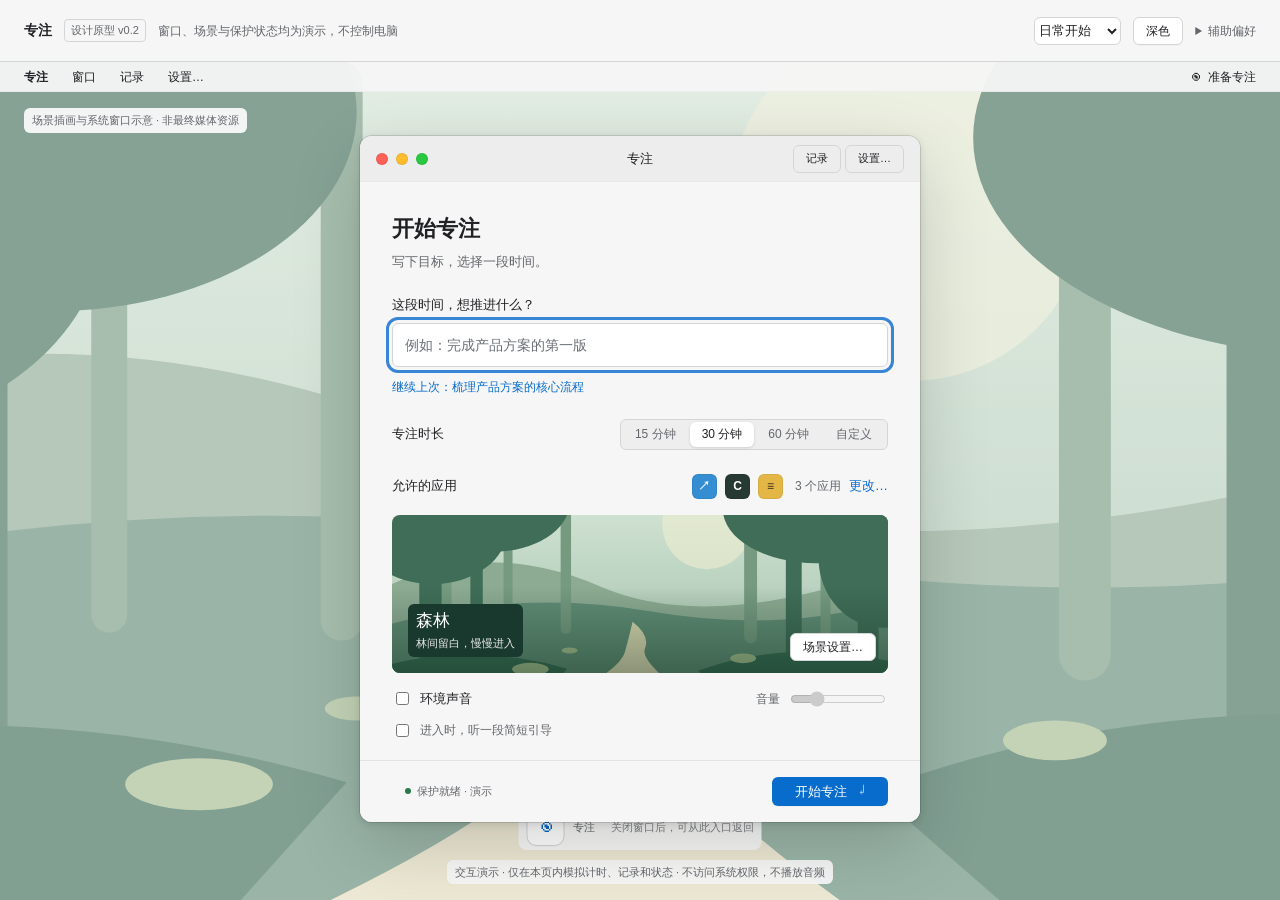
<file: design/prototype/index.html>
<!doctype html>
<html lang="zh-CN">
<head>
  <meta charset="utf-8">
  <meta name="viewport" content="width=device-width,initial-scale=1">
  <meta name="color-scheme" content="light dark">
  <meta http-equiv="Content-Security-Policy" content="default-src 'self' file:; img-src 'self' file: data:; style-src 'self' 'unsafe-inline'; script-src 'self'; connect-src 'none'; media-src 'none'; font-src 'self'">
  <title>专注 · macOS 交互原型</title>
  <link rel="stylesheet" href="tokens.css">
  <link rel="stylesheet" href="prototype.css">
</head>
<body>
  <header class="review-bar" aria-label="设计评审工具，不属于产品界面">
    <div class="review-identity"><strong>专注</strong><span class="review-badge">设计原型 v0.2</span><span class="review-description">窗口、场景与保护状态均为演示，不控制电脑</span></div>
    <div class="review-tools">
      <label class="sr-only" for="scenario">查看交互状态</label>
      <select id="scenario">
        <option value="start">日常开始</option><option value="first">首次配置</option><option value="focus">专注中</option><option value="overtime">到点继续</option><option value="paused">已暂停</option><option value="outside">范围外应用</option><option value="limited">保护受限</option><option value="unverified">保护未验证</option><option value="history">历史记录</option><option value="empty">空历史</option><option value="recovery">异常恢复</option><option value="media-error">场景失败</option><option value="long">长目标</option><option value="multi">双屏示意</option>
      </select>
      <button id="appearance" class="tool-button" aria-label="切换深浅外观">深色</button>
      <details class="review-options"><summary>辅助偏好</summary><div class="review-options-body"><label><input id="reduce-motion" type="checkbox"> 减少动态效果（模拟）</label><label><input id="reduce-transparency" type="checkbox"> 降低透明度（模拟）</label><label><input id="high-contrast" type="checkbox"> 提高对比度（模拟）</label></div></details>
    </div>
  </header>
  <main id="desktop" class="desktop" data-scene="forest" aria-label="macOS 桌面示意">
    <nav class="system-bar" aria-label="产品菜单栏示意">
      <div class="system-menus"><button data-action="open-main" class="app-menu">专注</button><button data-action="open-main">窗口</button><button data-action="history">记录</button><button data-action="settings" data-panel="general">设置…</button></div>
      <button class="status-item" id="status-item" data-action="toggle-control" aria-label="打开专注控制" aria-haspopup="dialog" aria-expanded="false" aria-controls="control-window"><span class="status-glyph" aria-hidden="true">◉</span><span id="menubar-time">准备专注</span></button>
    </nav>
    <div class="desktop-caption" id="desktop-caption">场景插画与系统窗口示意 · 非最终媒体资源</div>
    <div id="workspace" class="workspace" hidden></div>
    <section id="main-window" class="mac-window main-window" aria-label="开始专注窗口示意"></section>
    <section id="control-window" class="mac-window control-window" role="dialog" aria-modal="false" aria-labelledby="control-title" hidden></section>
    <section id="settings-window" class="mac-window settings-window" aria-label="设置窗口示意" hidden></section>
    <section id="history-window" class="mac-window history-window" aria-label="专注记录窗口示意" hidden></section>
    <div id="dialog-scrim" class="dialog-scrim" aria-hidden="true" hidden></div>
    <section id="dialog-window" class="mac-window dialog-window" role="dialog" aria-modal="true" aria-labelledby="dialog-title" hidden></section>
    <section id="entry-view" class="entry-view" role="dialog" aria-modal="true" aria-labelledby="entry-title" hidden></section>
    <div class="desktop-dock" id="desktop-dock" aria-label="窗口入口示意"><button class="dock-app" data-action="open-main" aria-label="打开专注窗口"><span aria-hidden="true">◉</span></button><span>专注</span><span class="dock-note">关闭窗口后，可从此入口返回</span></div>
    <div class="prototype-footnote">交互演示 · 仅在本页内模拟计时、记录和状态 · 不访问系统权限，不播放音频</div>
  </main>
  <div id="announcer" class="sr-only" role="status" aria-live="polite" aria-atomic="true"></div>
  <script src="prototype.js"></script>
</body>
</html>
</file>
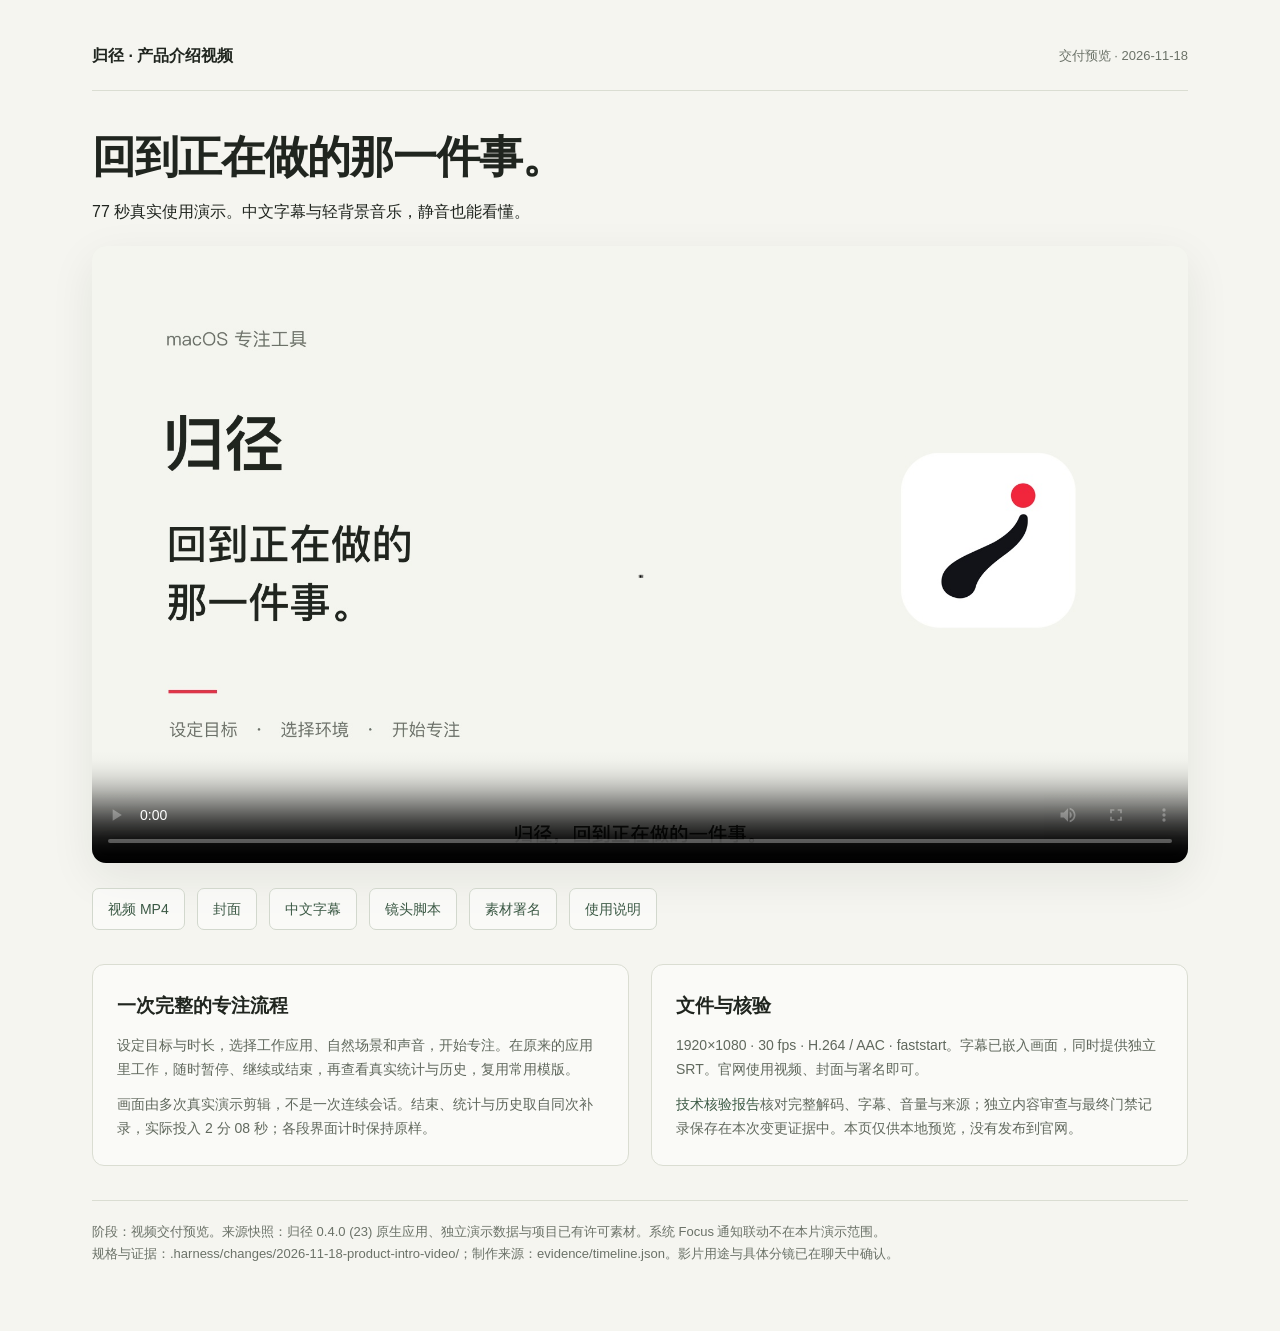
<file: videos/product-intro/index.html>
<!doctype html>
<html lang="zh-CN">
<meta charset="utf-8">
<meta name="viewport" content="width=device-width,initial-scale=1">
<title>归径 · 产品介绍视频</title>
<style>
*{box-sizing:border-box}body{margin:0;background:#f5f5f0;color:#20251f;font:16px/1.75 -apple-system,BlinkMacSystemFont,"PingFang SC",sans-serif}main{max-width:1160px;margin:auto;padding:42px 32px 65px}header{display:flex;justify-content:space-between;gap:20px;align-items:center;border-bottom:1px solid #daddd2;padding-bottom:20px}.tag,footer{color:#6b7268;font-size:13px}h1{font-size:44px;line-height:1.35;margin:36px 0 12px;font-weight:600;letter-spacing:-1px}p{margin:0 0 20px}video{display:block;width:100%;aspect-ratio:16/9;border-radius:14px;background:#eceee7;box-shadow:0 14px 45px #1f291b14}nav{display:flex;gap:12px;flex-wrap:wrap;margin:25px 0 34px}a{color:#3b5944;text-decoration:none}nav a{padding:8px 15px;border:1px solid #d2d8cd;border-radius:7px;background:#ffffff80;font-size:14px}.grid{display:grid;grid-template-columns:1fr 1fr;gap:22px}.card{padding:24px;border:1px solid #daddd2;border-radius:12px;background:#ffffff70}.card h2{font-size:19px;margin:0 0 10px}.card p{font-size:14px;margin:0;color:#60685d}.card p+p{margin-top:10px}footer{margin-top:34px;border-top:1px solid #daddd2;padding-top:20px}@media(max-width:680px){main{padding:24px 18px 40px}.grid{grid-template-columns:1fr}h1{font-size:31px}header{align-items:flex-start}}
</style>
<main>
<header><strong>归径 · 产品介绍视频</strong><span class="tag">交付预览 · 2026-11-18</span></header>
<h1>回到正在做的那一件事。</h1>
<p>77 秒真实使用演示。中文字幕与轻背景音乐，静音也能看懂。</p>
<video controls playsinline preload="metadata" poster="poster.jpg"><source src="guijing-intro.mp4" type="video/mp4"></video>
<nav><a href="guijing-intro.mp4" download>视频 MP4</a><a href="poster.jpg" download>封面</a><a href="guijing-intro.srt" download>中文字幕</a><a href="script.md">镜头脚本</a><a href="CREDITS.md">素材署名</a><a href="README.md">使用说明</a></nav>
<div class="grid"><section class="card"><h2>一次完整的专注流程</h2><p>设定目标与时长，选择工作应用、自然场景和声音，开始专注。在原来的应用里工作，随时暂停、继续或结束，再查看真实统计与历史，复用常用模版。</p><p>画面由多次真实演示剪辑，不是一次连续会话。结束、统计与历史取自同次补录，实际投入 2 分 08 秒；各段界面计时保持原样。</p></section><section class="card"><h2>文件与核验</h2><p>1920×1080 · 30 fps · H.264 / AAC · faststart。字幕已嵌入画面，同时提供独立 SRT。官网使用视频、封面与署名即可。</p><p><a href="evidence/verification.json">技术核验报告</a>核对完整解码、字幕、音量与来源；独立内容审查与最终门禁记录保存在本次变更证据中。本页仅供本地预览，没有发布到官网。</p></section></div>
<footer>阶段：视频交付预览。来源快照：归径 0.4.0 (23) 原生应用、独立演示数据与项目已有许可素材。系统 Focus 通知联动不在本片演示范围。<br>规格与证据：.harness/changes/2026-11-18-product-intro-video/；制作来源：evidence/timeline.json。影片用途与具体分镜已在聊天中确认。</footer>
</main>
</html>
</file>
<file: design/prototype/tokens.css>
/* 设计候选 token 的唯一来源；浏览器中的窗口、材质与阴影只是示意。 */
:root {
  font-size:100%;
  color-scheme: light;
  --font-system: -apple-system, BlinkMacSystemFont, "SF Pro Text", "PingFang SC", "Helvetica Neue", sans-serif;
  --font-xs: .6875rem; --font-sm: .75rem; --font-body: .8125rem; --font-md: .875rem; --font-lg: 1.0625rem; --font-title: 1.375rem; --font-clock: 2.5rem;
  --weight-normal: 400; --weight-medium: 500; --weight-semibold: 600;
  --s1: .25rem; --s2: .5rem; --s3: .75rem; --s4: 1rem; --s5: 1.25rem; --s6: 1.5rem; --s7: 2rem; --s8: 2.5rem;
  --radius-control: .375rem; --radius-group: .5rem; --radius-window: .75rem;
  --control-height: 1.75rem; --input-height: 2.375rem; --titlebar-height: 2.875rem; --menubar-height:1.875rem;
  --canvas: #e8ece9; --window: #f6f6f6; --surface: #ffffff; --inset: #eeeeef; --toolbar: #ededed;
  --text: #202124; --secondary: #63666b; --tertiary: #6b7076; --line: #d4d5d7; --separator: #e3e3e5;
  --accent: #086ccc; --accent-text: #ffffff; --accent-tint: #e7f0fa;
  --good: #287849; --good-tint: #edf5ee; --warning: #8a5a13; --warning-tint: #faf2e3; --danger: #b62c32;
  --focus-ring: #3884d5; --material: rgba(248,248,248,.96);
  --toolbar-material:rgba(246,246,246,.95); --desktop-wash:rgba(246,248,246,.38); --work-wash:rgba(246,248,246,.06);
  --scrim:rgba(0,0,0,.24); --menu-hover:rgba(0,0,0,.06);
  --scene-label-background:#19382e; --scene-label-text:#ffffff;
  --window-shadow: 0 24px 70px rgba(0,0,0,.16),0 2px 8px rgba(0,0,0,.12),0 0 0 1px rgba(0,0,0,.12);
  --panel-shadow: 0 12px 40px rgba(0,0,0,.18),0 0 0 1px rgba(0,0,0,.13);
  --motion-fast: 120ms; --motion-slow: 280ms;
  --main-width: 35rem; --settings-width: 41.25rem; --history-width: 40.625rem; --control-width: 19rem; --dialog-width:25.5rem;
}
@supports (color: AccentColor) { :root { --accent: AccentColor; --accent-text: AccentColorText; } }
@media (prefers-color-scheme: dark) {
  :root:not([data-theme="light"]) { color-scheme: dark; --canvas:#252d2a;--window:#292a2c;--surface:#333437;--inset:#242528;--toolbar:#303133;--text:#f0f0f2;--secondary:#b6b7bc;--tertiary:#a2a6ad;--line:#54565b;--separator:#44464b;--accent-tint:#283e55;--good:#9bd5aa;--good-tint:#293e30;--warning:#ecc489;--warning-tint:#433a2b;--danger:#ff8a8f;--material:rgba(46,47,49,.97); }
}
:root[data-theme="dark"] { color-scheme:dark;--canvas:#252d2a;--window:#292a2c;--surface:#333437;--inset:#242528;--toolbar:#303133;--text:#f0f0f2;--secondary:#b6b7bc;--tertiary:#a2a6ad;--line:#54565b;--separator:#44464b;--accent-tint:#283e55;--good:#9bd5aa;--good-tint:#293e30;--warning:#ecc489;--warning-tint:#433a2b;--danger:#ff8a8f;--material:rgba(46,47,49,.97); }
@media(prefers-color-scheme:dark) {
  :root:not([data-theme="light"]) { --toolbar-material:rgba(46,47,49,.96);--desktop-wash:rgba(17,24,21,.36);--work-wash:rgba(17,24,21,.14);--scrim:rgba(0,0,0,.42);--menu-hover:rgba(255,255,255,.1); }
}
:root[data-theme="dark"] { --toolbar-material:rgba(46,47,49,.96);--desktop-wash:rgba(17,24,21,.36);--work-wash:rgba(17,24,21,.14);--scrim:rgba(0,0,0,.42);--menu-hover:rgba(255,255,255,.1); }
@media(prefers-contrast:more) {
  :root:not([data-contrast]) { --line:var(--secondary);--separator:var(--secondary);--material:var(--window);--toolbar-material:var(--toolbar); }
}
@media(prefers-reduced-transparency:reduce) {
  :root:not([data-transparency]) { --material:var(--window);--toolbar-material:var(--toolbar); }
}
:root[data-contrast="high"] { --line:var(--secondary);--separator:var(--secondary);--material:var(--window);--toolbar-material:var(--toolbar); }
:root[data-transparency="reduced"] { --material:var(--window);--toolbar-material:var(--toolbar); }
</file>
<file: design/prototype/prototype.css>
* { box-sizing:border-box; }
[hidden] { display:none!important; }
body { margin:0;height:100vh;height:100dvh;display:grid;grid-template-rows:auto minmax(0,1fr);overflow:hidden;background:var(--canvas);color:var(--text);font:var(--font-body)/1.5 var(--font-system);font-optical-sizing:auto; }
button,input,select { font:inherit; }
button { cursor:default; }
button,input,select,summary { -webkit-tap-highlight-color:transparent; }
button:focus-visible,input:focus-visible,select:focus-visible,summary:focus-visible { outline:3px solid var(--focus-ring);outline-offset:3px; }
button:disabled { opacity:.5; }
button { border:1px solid var(--line);border-radius:var(--radius-control);min-height:var(--control-height);padding:var(--s1) var(--s3);background:var(--surface);color:var(--text);box-shadow:0 1px 1px #00000008; }
button:active:not(:disabled) { filter:brightness(.92); }
button.primary { background:var(--accent);color:var(--accent-text);border-color:transparent;font-weight:var(--weight-medium); }
button.quiet { border-color:transparent;background:transparent;box-shadow:none; }
button.link { color:var(--accent);background:transparent;border:0;box-shadow:none;padding:0;min-height:24px;text-align:left; }
button.danger { color:var(--danger); }
input[type="checkbox"],input[type="radio"],input[type="range"] { accent-color:var(--accent); }
input[type="text"],input[type="number"] { width:100%;border:1px solid var(--line);border-radius:var(--radius-control);height:var(--input-height);padding:var(--s2) var(--s3);background:var(--surface);color:var(--text); }
input[aria-invalid="true"] { border-color:var(--danger); }
input::placeholder { color:var(--tertiary); }
h1,h2,h3,p { margin:0; }
h1 { font-size:var(--font-title);line-height:1.35;font-weight:var(--weight-semibold);letter-spacing:-.02em; }
h2 { font-size:var(--font-lg);font-weight:var(--weight-semibold); }
h3 { font-size:var(--font-body);font-weight:var(--weight-semibold); }
small,.caption { font-size:var(--font-sm);color:var(--secondary); }
.muted { color:var(--secondary); }
.sr-only { position:absolute;width:1px;height:1px;margin:-1px;padding:0;overflow:hidden;clip-path:inset(50%);white-space:nowrap;border:0; }
.review-bar { min-height:62px;padding:var(--s3) var(--s6);display:flex;align-items:center;justify-content:space-between;gap:var(--s4);border-bottom:1px solid var(--line);background:var(--window);position:relative;z-index:80; }
.review-identity,.review-tools { display:flex;align-items:center;gap:var(--s3); }
.review-identity strong { font-size:var(--font-md); }.review-badge { font-size:var(--font-xs);color:var(--secondary);border:1px solid var(--line);padding:2px 6px;border-radius:4px; }
.review-description { color:var(--secondary);font-size:var(--font-sm); }.review-tools select { max-width:146px;background:var(--surface);color:var(--text);border:1px solid var(--line);height:28px;border-radius:var(--radius-control); }
.tool-button { font-size:var(--font-sm); }.review-options { position:relative; }.review-options summary { cursor:default;color:var(--secondary);font-size:var(--font-sm);white-space:nowrap; }.review-options-body { position:absolute;right:0;top:30px;width:240px;padding:var(--s4);display:grid;gap:var(--s3);background:var(--window);border:1px solid var(--line);border-radius:var(--radius-group);box-shadow:var(--panel-shadow); }
.desktop { min-height:0;height:auto;position:relative;overflow:hidden;background:#e9eee9;background-size:cover;background-position:center; }
.desktop[data-scene="forest"] { background-image:url(assets/forest.svg); }.desktop[data-scene="beach"] { background-image:url(assets/beach.svg); }.desktop[data-scene="snow"] { background-image:url(assets/snow.svg); }.desktop[data-scene="meadow"] { background-image:url(assets/meadow.svg); }
.desktop[data-paused="true"] { background-image:none;background-color:var(--canvas); }
.desktop[data-visuals="false"] { background-image:none;background-color:var(--canvas); }
.desktop[data-visuals="false"] .entry-person { display:none; }
.desktop[data-visuals="false"] .entry-view { color:var(--text);background:var(--window); }
.desktop[data-visuals="false"] .entry-title,.desktop[data-visuals="false"] .entry-subtitle { text-shadow:none; }
.desktop:before { content:"";position:absolute;inset:0;background:var(--desktop-wash);pointer-events:none; }
.desktop[data-working="true"]:before { background:var(--work-wash); }
.system-bar { height:var(--menubar-height);background:var(--toolbar-material);color:var(--text);position:relative;z-index:40;display:flex;align-items:center;justify-content:space-between;padding:0 var(--s4);border-bottom:1px solid #00000009; }
.system-bar button { background:none;box-shadow:none;border:0;min-height:24px;padding:2px var(--s2);font-size:var(--font-sm);color:inherit;border-radius:4px; }.system-bar button:hover { background:var(--menu-hover); }.system-menus { display:flex;align-items:center;gap:var(--s2); }.system-menus .app-menu { font-weight:var(--weight-semibold); }.status-item { display:flex;align-items:center;gap:var(--s2);font-variant-numeric:tabular-nums; }.status-glyph { font-size:18px;line-height:1; }
.desktop-caption { position:absolute;left:var(--s6);top:calc(var(--menubar-height) + var(--s4));color:var(--secondary);background:var(--material);border-radius:var(--radius-control);padding:var(--s1) var(--s2);font-size:var(--font-xs); }.desktop[data-paused="true"] .desktop-caption { color:var(--secondary); }
.mac-window { position:absolute;border-radius:var(--radius-window);background:var(--window);box-shadow:var(--window-shadow);overflow:hidden;z-index:10; }
.main-window { width:var(--main-width);max-width:calc(100% - 2 * var(--s4));max-height:calc(100% - 100px);overflow:auto;left:50%;top:74px;transform:translateX(-50%); }
.window-titlebar { height:var(--titlebar-height);display:flex;align-items:center;justify-content:space-between;padding:0 var(--s4);background:var(--toolbar);position:relative;border-bottom:1px solid #00000005;user-select:none; }
.window-title { position:absolute;left:50%;transform:translateX(-50%);font-size:var(--font-body);font-weight:var(--weight-medium);white-space:nowrap; }.titlebar-actions { margin-left:auto;display:flex;gap:var(--s1); }.titlebar-actions button { background:transparent;box-shadow:none;font-size:var(--font-xs); }
.traffic { display:flex;gap:var(--s2);align-items:center;z-index:2; }.traffic button,.traffic i { min-height:12px;width:12px;height:12px;border-radius:50%;padding:0;border:1px solid #00000013;display:block;box-shadow:none; }.traffic button,.traffic i:first-child { background:#ff6057; }.traffic i:nth-child(2) { background:#ffbd2e; }.traffic i:nth-child(3) { background:#28c840; }
.main-content { padding:var(--s7) var(--s7) var(--s5); }.intro-copy { margin-top:var(--s2);color:var(--secondary); }.goal-block { margin-top:var(--s6); }.field-label { display:block;font-weight:var(--weight-medium);margin-bottom:var(--s2); }.goal-block input { height:2.75rem;font-size:var(--font-md); }.field-assist { overflow-wrap:anywhere;margin-top:var(--s2);min-height:22px;font-size:var(--font-sm); }.field-error { color:var(--danger);font-size:var(--font-sm);margin-top:var(--s1); }
.duration-row { margin-top:var(--s5);display:flex;flex-wrap:wrap;align-items:center;justify-content:space-between;gap:var(--s4); }.segment { padding:2px;display:inline-flex;background:var(--inset);border:1px solid var(--line);border-radius:var(--radius-control);gap:2px; }.segment button { padding:3px var(--s3);border:0;background:transparent;box-shadow:none;min-width:62px;min-height:25px;color:var(--secondary);font-size:var(--font-sm); }.segment button[aria-pressed="true"] { background:var(--surface);color:var(--text);box-shadow:0 1px 3px #00000022; }.custom-duration { display:flex;flex-wrap:wrap;gap:var(--s2);align-items:center;margin-top:var(--s3); }.custom-duration input { width:100px; }
.app-row { margin:var(--s6) 0 var(--s4);display:flex;align-items:center;justify-content:space-between;gap:var(--s3); }.app-stack { display:flex;align-items:center;gap:var(--s2); }.app-icon { height:25px;width:25px;display:inline-flex;align-items:center;justify-content:center;border-radius:6px;color:#fff;font-weight:600;font-size:12px;box-shadow:inset 0 0 0 1px #00000010;flex-shrink:0; }.app-icon.safari { background:#348ed1; }.app-icon.codex { background:#263933; }.app-icon.notes { background:#e4b646;color:#3a3017; }.app-icon.wechat { background:#368f51; }.app-icon.finder { background:#4f8fca; }.app-icon.terminal { background:#30353c; }.app-names { color:var(--secondary);font-size:var(--font-sm);margin-left:var(--s1); }
.scene-preview { height:158px;position:relative;border-radius:var(--radius-group);overflow:hidden;background:#d7e4dc; }.scene-preview>img { width:100%;height:100%;object-fit:cover;display:block; }.scene-preview:after { content:"";position:absolute;inset:45% 0 0;background:linear-gradient(transparent,#0a261566);pointer-events:none; }.scene-caption { position:absolute;bottom:var(--s4);left:var(--s4);z-index:1;max-width:calc(100% - 10rem);padding:var(--s1) var(--s2);border-radius:var(--radius-control);color:var(--scene-label-text);background:var(--scene-label-background); }.scene-caption strong { display:block;font-size:var(--font-lg);font-weight:var(--weight-medium); }.scene-caption span { font-size:var(--font-xs);opacity:.9; }.scene-change { position:absolute;right:var(--s3);bottom:var(--s3);z-index:2;background:var(--surface);color:var(--text);border-color:var(--line);font-size:var(--font-sm); }.media-fallback { display:grid;place-content:center;height:100%;background:var(--inset);color:var(--secondary);text-align:center;gap:var(--s2); }.scene-preview.failed:after { display:none; }
.sound-row { display:flex;align-items:center;justify-content:space-between;margin-top:var(--s4);gap:var(--s4); }.sound-row label { display:flex;align-items:center;gap:var(--s2); }.sound-row input[type="range"] { width:96px;height:16px; }.sound-volume { display:flex;align-items:center;gap:var(--s2); }.guide-row { margin-top:var(--s3);display:flex;align-items:center;gap:var(--s2);color:var(--secondary);font-size:var(--font-sm); }
.window-footer { display:flex;flex-wrap:wrap;justify-content:space-between;align-items:center;gap:var(--s3);padding:var(--s4) var(--s7);border-top:1px solid var(--separator);background:var(--window); }.window-footer .primary { min-width:116px; }.protection-inline { font-size:var(--font-xs);color:var(--secondary);display:flex;gap:6px;align-items:center; }.status-dot { display:inline-block;width:6px;height:6px;border-radius:50%;background:var(--good);flex-shrink:0; }.status-dot.warn { background:var(--warning); }.status-dot.neutral { background:var(--tertiary); }.shortcut { margin-left:var(--s3);opacity:.7; }
.desktop-dock { position:absolute;bottom:50px;left:50%;transform:translateX(-50%);display:flex;align-items:center;gap:var(--s2);color:var(--secondary);background:var(--material);padding:var(--s1) var(--s2);border-radius:var(--radius-group);font-size:var(--font-xs);z-index:2; }.dock-app { width:38px;height:38px;background:var(--surface);color:var(--accent);border:1px solid var(--line);border-radius:10px;font-size:24px;line-height:1; }.dock-note { margin-left:var(--s2);opacity:.8; }.prototype-footnote { position:absolute;bottom:var(--s4);left:var(--s3);right:var(--s3);width:fit-content;max-width:calc(100% - 2 * var(--s3));margin:0 auto;padding:var(--s1) var(--s2);border-radius:var(--radius-control);background:var(--material);text-align:center;font-size:var(--font-xs);color:var(--secondary); }.desktop[data-paused="true"] .prototype-footnote,.desktop[data-paused="true"] .desktop-dock { color:var(--secondary); }
.settings-window { width:var(--settings-width);max-width:calc(100% - 2 * var(--s3));max-height:calc(100% - 130px);overflow:auto;left:50%;top:106px;transform:translateX(-50%);z-index:30; }.settings-body { display:grid;grid-template-columns:9rem minmax(0,1fr);min-height:350px; }.settings-nav { padding:var(--s4) var(--s2);background:var(--toolbar);border-right:1px solid var(--separator);display:flex;flex-direction:column;gap:var(--s1); }.settings-nav button { border:0;background:transparent;box-shadow:none;text-align:left;font-size:var(--font-sm);padding:var(--s2) var(--s3); }.settings-nav button[aria-current="page"] { background:var(--accent-tint);color:var(--text); }.settings-content { padding:var(--s6); }.settings-content>p { margin-top:var(--s2);font-size:var(--font-sm);color:var(--secondary); }.settings-group { margin-top:var(--s5);border:1px solid var(--line);background:var(--surface);border-radius:var(--radius-group);overflow:hidden; }.setting-row { display:flex;align-items:center;justify-content:space-between;gap:var(--s3);padding:var(--s3);border-bottom:1px solid var(--separator); }.setting-row:last-child { border-bottom:0; }.setting-row label { display:flex;align-items:center;gap:var(--s3); }.setting-row small { display:block; }.settings-end { display:flex;justify-content:flex-end;margin-top:var(--s5); }.setting-state { font-size:var(--font-xs);color:var(--good); }.setting-state.warn { color:var(--warning); }.scene-grid { display:grid;grid-template-columns:1fr 1fr;gap:var(--s3);margin-top:var(--s5); }.scene-choice { padding:0;border:2px solid transparent;background:var(--surface);text-align:left;overflow:hidden;border-radius:var(--radius-group); }.scene-choice[aria-pressed="true"] { border-color:var(--accent); }.scene-choice img { display:block;width:100%;height:88px;object-fit:cover; }.scene-choice span { padding:var(--s2);display:block;font-weight:var(--weight-medium); }.inline-note { margin-top:var(--s4);padding:var(--s3);border-radius:var(--radius-control);background:var(--inset);color:var(--secondary);font-size:var(--font-sm); }.inline-note.warning { background:var(--warning-tint);color:var(--warning); }
.workspace { position:absolute;inset:0;pointer-events:none; }.work-window { position:absolute;background:var(--surface);box-shadow:var(--window-shadow);border-radius:var(--radius-window);overflow:hidden;color:var(--text); }.work-window .window-titlebar { background:var(--toolbar);color:var(--text); }.work-document { left:calc(50% - 470px);top:140px;width:510px;min-height:400px; }.work-ai { left:calc(50% + 65px);top:202px;width:420px;min-height:330px; }.work-content { padding:var(--s7); }.work-content h2 { font-size:var(--font-title);margin-bottom:var(--s5); }.work-content p { color:var(--secondary);margin-bottom:var(--s4);font-size:var(--font-md);line-height:1.8; }.work-content h3 { margin-bottom:var(--s3);font-size:var(--font-md); }.document-rule { height:1px;background:var(--separator);margin:var(--s6) 0; }.ai-query { font-size:var(--font-md);padding:var(--s3) var(--s4);background:var(--inset);border-radius:var(--radius-group);margin-bottom:var(--s5); }.ai-message { font-size:var(--font-body);line-height:1.9;color:var(--secondary); }.work-label { font-size:var(--font-xs);color:var(--secondary);display:block;margin-top:var(--s6); }.multi-label { position:absolute;top:88px;left:var(--s6);right:var(--s6);display:flex;justify-content:space-around;color:var(--text);font-size:var(--font-sm); }.screen-divider { position:absolute;top:75px;bottom:90px;left:50%;border-left:1px dashed #64877480; }
.control-window { width:var(--control-width);max-width:calc(100% - 2 * var(--s3));overflow:visible;right:var(--s4);top:38px;z-index:35;background:var(--material);box-shadow:var(--panel-shadow); }.control-content { padding:var(--s5); }.control-heading { display:flex;justify-content:space-between;align-items:center;color:var(--secondary);font-size:var(--font-xs); }.control-goal { margin-top:var(--s3);font-size:var(--font-md);font-weight:var(--weight-medium);display:-webkit-box;-webkit-line-clamp:2;-webkit-box-orient:vertical;overflow:hidden;overflow-wrap:anywhere; }.timer { font-size:var(--font-clock);font-weight:var(--weight-normal);letter-spacing:-.03em;font-variant-numeric:tabular-nums;line-height:1.15;margin:var(--s5) 0 var(--s1); }.timer-caption { color:var(--secondary);font-size:var(--font-xs); }.control-divider { border:0;border-top:1px solid var(--separator);margin:var(--s4) 0; }.control-actions { display:flex;gap:var(--s2);margin-top:var(--s4); }.control-actions button { flex:1; }.control-links { display:flex;justify-content:space-between;margin-top:var(--s3); }.control-links button { font-size:var(--font-xs); }.control-protection { color:var(--secondary);font-size:var(--font-xs);display:flex;align-items:flex-start;gap:6px; }.control-protection .status-dot { margin-top:5px; }
.entry-view { position:absolute;inset:var(--menubar-height) 0 0;z-index:50;color:#fff;display:flex;flex-direction:column;align-items:center;justify-content:safe center;overflow:auto;padding:var(--s6);text-align:center;background:#1435212b; }.entry-title { font-size:1.875rem;font-weight:var(--weight-normal);letter-spacing:normal;text-shadow:0 2px 16px #102b2390; }.entry-subtitle { margin-top:var(--s3);font-size:var(--font-md);text-shadow:0 1px 8px #102b2390; }.entry-guide { margin-top:var(--s6);max-width:400px;text-align:center;line-height:1.8; }.entry-person { font-size:40px;margin-bottom:var(--s6);width:28px;height:54px;position:relative;animation:walk-in 6s ease-out both; }.entry-person:before { content:"";position:absolute;left:7px;top:0;width:14px;height:14px;border-radius:50%;background:#f0dfc3;box-shadow:0 2px 0 #294a35; }.entry-person:after { content:"";position:absolute;left:3px;top:16px;width:22px;height:35px;border-radius:9px 9px 6px 6px;background:#f0e7d5;border-bottom:12px solid #355b48; }.entry-skip { margin-top:var(--s7);background:#ffffffec;color:#294137;border:0; }.entry-note { position:static;margin-top:var(--s6);font-size:var(--font-xs);opacity:.9; }
@keyframes walk-in { from { transform:translateY(70px) scale(1.2);opacity:0; } 20% { opacity:1; } to { transform:translateY(0) scale(.8);opacity:1; } }
.dialog-window { --dialog-top:min(11.5rem,20%);width:var(--dialog-width);max-width:calc(100% - 2 * var(--s6));max-height:calc(100% - var(--dialog-top) - var(--s6));overflow:auto;left:50%;top:var(--dialog-top);transform:translateX(-50%);z-index:60;background:var(--window); }.dialog-content { padding:var(--s6); }.dialog-icon { font-size:26px;color:var(--secondary);margin-bottom:var(--s3); }.dialog-content h2 { margin-bottom:var(--s3); }.dialog-content p { color:var(--secondary);line-height:1.7; }.dialog-goal { margin-top:var(--s4);padding:var(--s3);background:var(--inset);border-radius:var(--radius-control);font-size:var(--font-sm);overflow-wrap:anywhere; }.dialog-actions { padding:0 var(--s6) var(--s6);display:flex;flex-direction:column;gap:var(--s2); }.dialog-actions button { min-height:32px; }.dialog-note { font-size:var(--font-xs);color:var(--secondary);margin:var(--s3) var(--s6); }
.history-window { width:var(--history-width);max-width:calc(100% - 2 * var(--s3));max-height:calc(100% - 124px);overflow:auto;left:50%;top:100px;transform:translateX(-50%);z-index:30; }.history-content { padding:var(--s6);min-height:310px; }.history-description { color:var(--secondary);font-size:var(--font-sm);margin-top:var(--s2); }.history-date { margin-top:var(--s6);font-size:var(--font-xs);color:var(--secondary);font-weight:var(--weight-medium); }.history-list { list-style:none;margin:var(--s2) 0 0;padding:0; }.history-row { display:grid;grid-template-columns:minmax(0,1fr) 4.0625rem 5rem 1.75rem;align-items:center;gap:var(--s3);padding:var(--s4) 0;border-bottom:1px solid var(--separator); }.history-goal { overflow:hidden;white-space:nowrap;text-overflow:ellipsis; }.history-meta { color:var(--secondary);font-size:var(--font-xs);margin-top:var(--s1); }.history-duration { font-variant-numeric:tabular-nums;white-space:nowrap; }.history-state { font-size:var(--font-xs);color:var(--secondary); }.history-row button { padding:0;box-shadow:none;background:transparent; }.empty-state { min-height:240px;display:flex;align-items:center;justify-content:center;flex-direction:column;gap:var(--s3);color:var(--secondary); }.empty-mark { font-size:30px;font-weight:300; }.undo-row { display:flex;justify-content:space-between;align-items:center;margin-top:var(--s4);color:var(--secondary);font-size:var(--font-sm); }
:root[data-motion="reduced"] * { animation:none!important;transition:none!important;scroll-behavior:auto!important; }
@media(prefers-reduced-motion:reduce) { :root:not([data-motion]) * { animation:none!important;transition:none!important;scroll-behavior:auto!important; } }
@media(max-width:1000px) { .review-description { display:none; }.work-document { left:var(--s6);width:46%; }.work-ai { left:auto;right:var(--s6);width:42%; }.work-content { padding:var(--s5); }.control-window { right:var(--s3); } }
@media(max-width:700px) { .review-bar { padding:var(--s3);flex-wrap:wrap;gap:var(--s2); }.review-tools { width:100%;justify-content:space-between; }.main-window { width:calc(100% - 32px);top:70px; }.main-content { padding:var(--s6); }.window-footer { padding:var(--s4) var(--s6); }.settings-window,.history-window { width:calc(100% - 24px);top:80px; }.settings-body { grid-template-columns:6.625rem minmax(0,1fr); }.settings-content { padding:var(--s4); }.segment button { min-width:50px;padding:3px 8px; }.app-names { display:none; }.dock-note { display:none; }.history-row { grid-template-columns:minmax(0,1fr) 3.4375rem 3.625rem 1.75rem;gap:var(--s2); }.system-menus { gap:0; }.work-content p { font-size:var(--font-sm); }.work-content h2 { font-size:var(--font-lg); }.control-window { width:var(--control-width); }.dialog-window { width:calc(100% - 48px); }.scene-grid { gap:var(--s2); } }

/* 对话与非模态控制有不同层级；不让日常面板遮罩工作内容。 */
.dialog-scrim { position:absolute;inset:var(--menubar-height) 0 0;z-index:55;background:var(--scrim); }
.control-window { transform-origin:var(--control-origin, 80%) top; }
.control-window:before { content:"";position:absolute;top:-6px;left:var(--control-origin, 80%);width:12px;height:12px;transform:translateX(-50%) rotate(45deg);background:var(--material);border-top:1px solid var(--line);border-left:1px solid var(--line); }
.control-content { position:relative;max-height:var(--control-max-height,calc(100vh - 130px));overflow:auto;border-radius:var(--radius-window); }
.delete-symbol { width:1em;height:1em;vertical-align:middle; }
.setting-row>span:first-child,.setting-row label { min-width:0;overflow-wrap:anywhere; }
.setting-row input { flex-shrink:0; }
:lang(zh) h1 { letter-spacing:normal; }

/* 小交通灯保持示意尺寸，关闭按钮的实际点击区域独立扩大。 */
.traffic button { width:20px;height:20px;min-height:20px;margin:-4px;border:0;background:transparent;position:relative; }
.traffic button:before { content:"";position:absolute;inset:4px;background:#ff6057;border:1px solid #00000013;border-radius:50%; }
.main-window .window-titlebar,.settings-window .window-titlebar,.history-window .window-titlebar { position:sticky;top:0;z-index:2; }
.main-window .window-footer { position:sticky;bottom:0;z-index:1; }
.entry-view>* { flex-shrink:0; }
.entry-copy { max-width:100%;padding:var(--s5) var(--s6);border-radius:var(--radius-group);color:var(--scene-label-text);background:var(--scene-label-background); }
.entry-copy .entry-title,.entry-copy .entry-subtitle { text-shadow:none; }
.entry-note { max-width:100%;padding:var(--s1) var(--s2);border-radius:var(--radius-control);color:var(--scene-label-text);background:var(--scene-label-background); }
</file>
